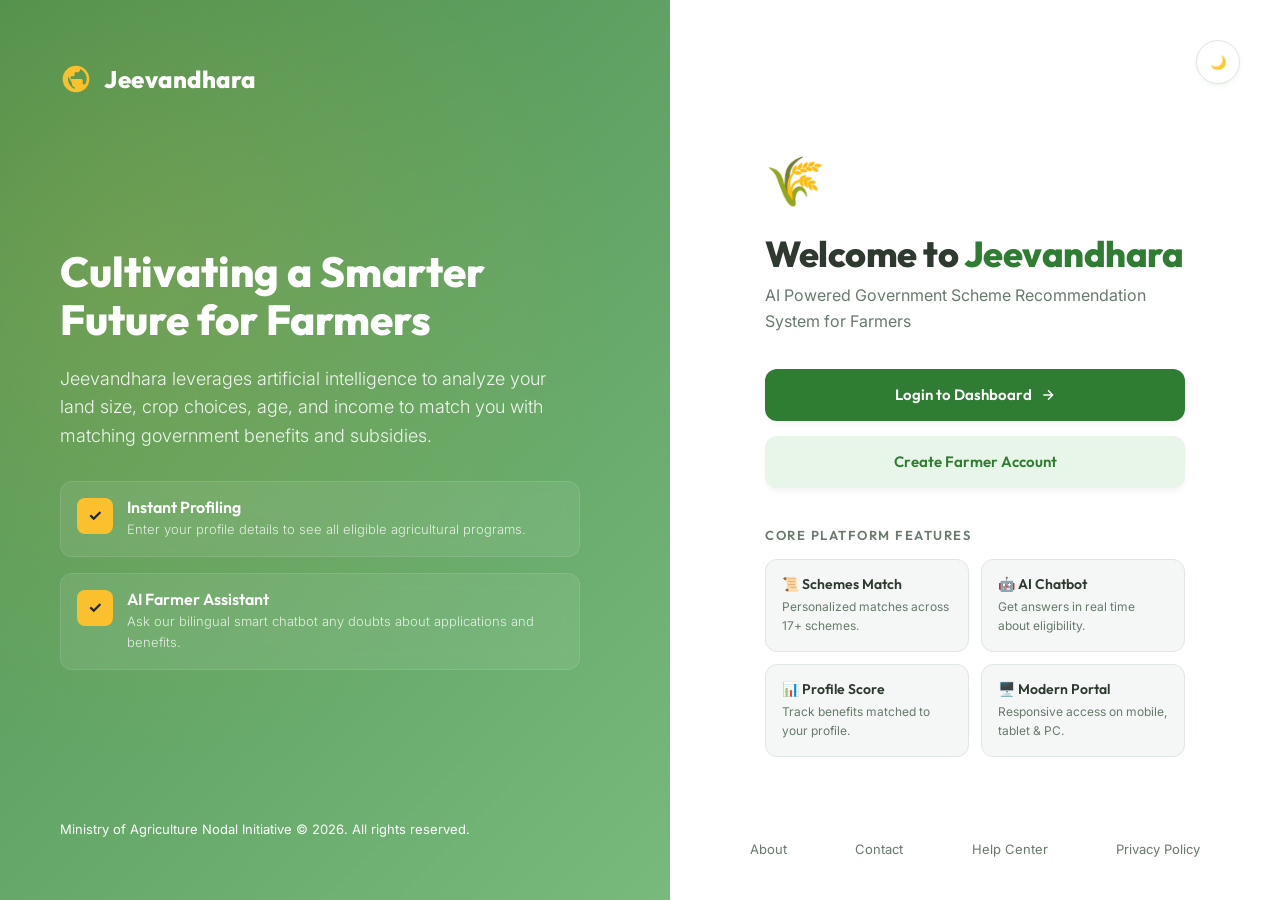
<file: frontend/index.html>
<!DOCTYPE html>
<html lang="en">
<head>
    <meta charset="UTF-8">
    <meta name="viewport" content="width=device-width, initial-scale=1.0">
    <title>Jeevandhara - AI Powered Government Scheme Recommendation System</title>
    <link rel="stylesheet" href="style.css">
</head>
<body>

    <div class="split-layout">
        
        <!-- Left Side: Visual Farmer Graphic & Badges -->
        <div class="split-left">
            <div class="left-brand">
                <svg viewBox="0 0 24 24" width="24" height="24">
                    <path d="M12 2C6.48 2 2 6.48 2 12s4.48 10 10 10 10-4.48 10-10S17.52 2 12 2zm1 17.93c-3.95-.49-7-3.85-7-7.93 0-.62.08-1.21.21-1.79L9 15v1c0 1.1.9 2 2 2v1.93zm6.9-2.54c-.26-.81-1-1.39-1.9-1.39h-1v-3c0-.55-.45-1-1-1H8v-2h2c.55 0 1-.45 1-1V7h2c1.1 0 2-.9 2-2v-.41c2.93 1.19 5 4.06 5 7.41 0 2.08-.8 3.97-2.1 5.39z"/>
                </svg>
                Jeevandhara
            </div>
            
            <div class="left-content">
                <h1>Cultivating a Smarter Future for Farmers</h1>
                <p>Jeevandhara leverages artificial intelligence to analyze your land size, crop choices, age, and income to match you with matching government benefits and subsidies.</p>
                
                <div class="left-features-list">
                    <div class="left-feature-item">
                        <div class="left-feature-icon">✓</div>
                        <div class="left-feature-text">
                            <h3>Instant Profiling</h3>
                            <p>Enter your profile details to see all eligible agricultural programs.</p>
                        </div>
                    </div>
                    <div class="left-feature-item">
                        <div class="left-feature-icon">✓</div>
                        <div class="left-feature-text">
                            <h3>AI Farmer Assistant</h3>
                            <p>Ask our bilingual smart chatbot any doubts about applications and benefits.</p>
                        </div>
                    </div>
                </div>
            </div>
            
            <div class="left-footer">
                Ministry of Agriculture Nodal Initiative &copy; 2026. All rights reserved.
            </div>
        </div>
        
        <!-- Right Side: SaaS CTAs & Core Features -->
        <div class="split-right">
            <!-- Theme Toggle & Help Header -->
            <div class="right-header">
                <div class="theme-toggle-container">
                    <button class="theme-switch" id="theme-btn" aria-label="Toggle Theme">
                        🌙
                    </button>
                </div>
            </div>
            
            <div class="right-content">
                <span class="logo-main">🌾</span>
                <h2>Welcome to <span>Jeevandhara</span></h2>
                <p class="subtitle">AI Powered Government Scheme Recommendation System for Farmers</p>
                
                <div class="landing-ctas">
                    <a href="login.html" class="btn btn-primary">
                        <span>Login to Dashboard</span>
                        <svg width="16" height="16" viewBox="0 0 24 24" fill="none" stroke="currentColor" stroke-width="2">
                            <path d="M5 12h14M12 5l7 7-7 7"/>
                        </svg>
                    </a>
                    <a href="register.html" class="btn btn-secondary">Create Farmer Account</a>
                </div>
                
                <!-- Features Grid Preview -->
                <div class="features-preview">
                    <h4>Core Platform Features</h4>
                    <div class="features-grid">
                        <div class="feature-mini-card">
                            <h5>📜 Schemes Match</h5>
                            <p>Personalized matches across 17+ schemes.</p>
                        </div>
                        <div class="feature-mini-card">
                            <h5>🤖 AI Chatbot</h5>
                            <p>Get answers in real time about eligibility.</p>
                        </div>
                        <div class="feature-mini-card">
                            <h5>📊 Profile Score</h5>
                            <p>Track benefits matched to your profile.</p>
                        </div>
                        <div class="feature-mini-card">
                            <h5>🖥️ Modern Portal</h5>
                            <p>Responsive access on mobile, tablet & PC.</p>
                        </div>
                    </div>
                </div>
            </div>
            
            <!-- Quick Links Footer -->
            <div class="right-footer-links">
                <a href="#about">About</a>
                <a href="#contact">Contact</a>
                <a href="#help">Help Center</a>
                <a href="#privacy">Privacy Policy</a>
            </div>
        </div>
        
    </div>

    <!-- Script to handle session checks and theme toggles -->
    <script src="index.js"></script>
</body>
</html>
</file>
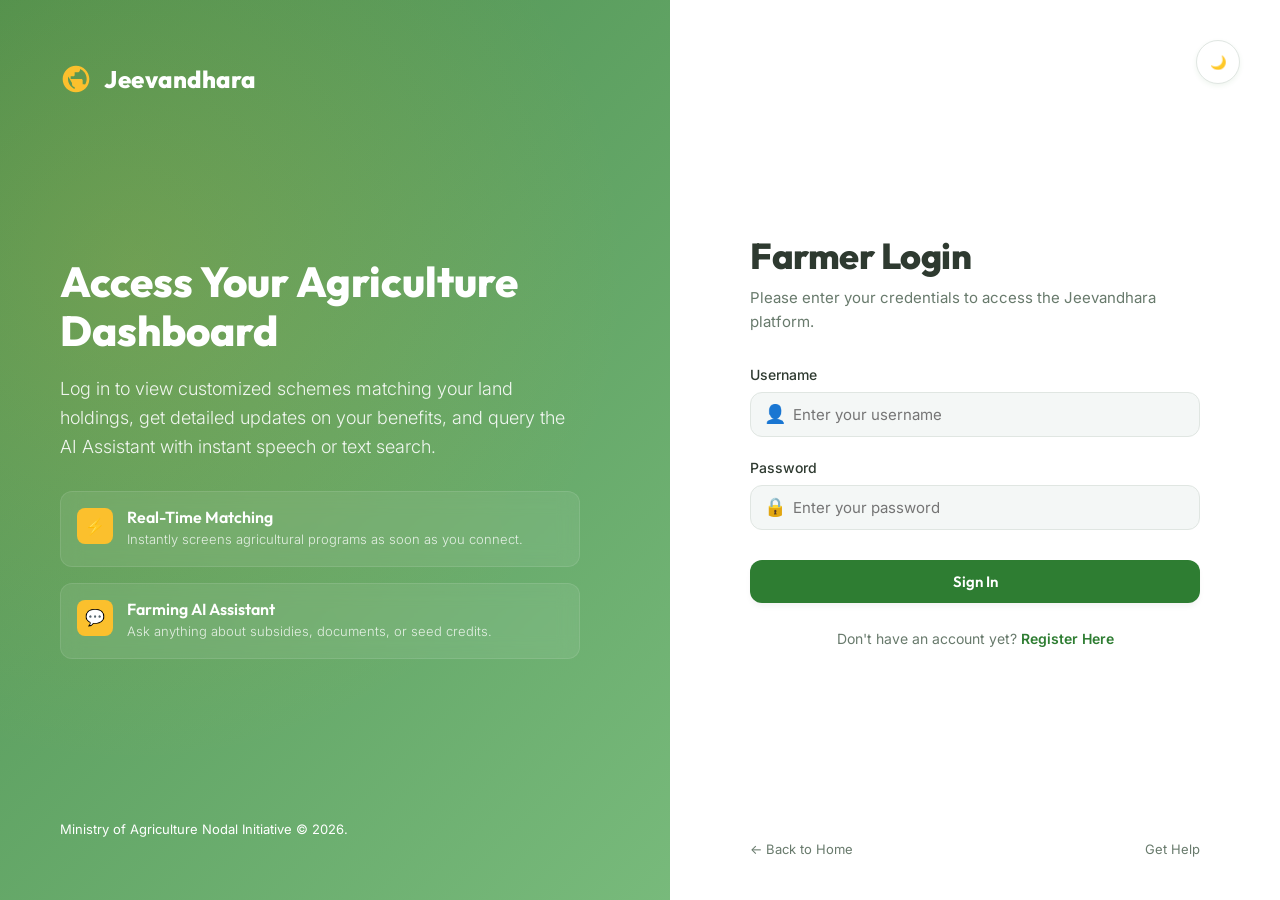
<file: frontend/dashboard.html>
<!DOCTYPE html>
<html lang="en">
<head>
    <meta charset="UTF-8">
    <meta name="viewport" content="width=device-width, initial-scale=1.0">
    <title>Dashboard - Jeevandhara</title>
    <link rel="stylesheet" href="style.css">
</head>
<body>

    <div class="dashboard-layout">
        
        <!-- Header -->
        <header class="dashboard-header">
            <div class="header-brand">
                <span style="font-size: 24px;">🌾</span>
                <span>Jeevandhara</span>
            </div>
            <div class="header-actions">
                <div class="theme-toggle-container">
                    <button class="theme-switch" id="theme-btn" aria-label="Toggle Theme">
                        🌙
                    </button>
                </div>
                <div class="user-profile-widget">
                    <div class="user-avatar" id="header-avatar">F</div>
                    <span class="user-name" id="header-user-name">Loading...</span>
                </div>
                <button onclick="logout()" class="btn btn-danger" style="padding: 8px 16px; font-size: 13px;">
                    Logout
                </button>
            </div>
        </header>

        <!-- Dashboard Grid Container -->
        <main class="dashboard-content">
            
            <!-- Left Main Column -->
            <div class="main-column">
                
                <!-- Welcome Section -->
                <section class="welcome-banner">
                    <h2>Welcome, <span id="farmer-title-name">Farmer</span>! 👨‍🌾</h2>
                    <p>Here is your smart agriculture profile summary. Keep your information updated for the best government scheme matches.</p>
                    
                    <div class="farmer-details-grid">
                        <div class="farmer-detail-item">
                            <div class="label">Full Name</div>
                            <div class="value" id="farmer-name">-</div>
                        </div>
                        <div class="farmer-detail-item">
                            <div class="label">Age</div>
                            <div class="value" id="farmer-age">-</div>
                        </div>
                        <div class="farmer-detail-item">
                            <div class="label">Annual Income</div>
                            <div class="value" id="farmer-income">-</div>
                        </div>
                        <div class="farmer-detail-item">
                            <div class="label">Land Size</div>
                            <div class="value" id="farmer-land">-</div>
                        </div>
                        <div class="farmer-detail-item">
                            <div class="label">State</div>
                            <div class="value" id="farmer-state">-</div>
                        </div>
                        <div class="farmer-detail-item">
                            <div class="label">District</div>
                            <div class="value" id="farmer-district">-</div>
                        </div>
                    </div>
                </section>

                <!-- Statistics Cards -->
                <section class="stats-container">
                    <div class="stat-box stat-eligible">
                        <div class="stat-icon">📜</div>
                        <h3 id="stat-eligible-count">0</h3>
                        <p>Eligible Schemes</p>
                    </div>
                    <div class="stat-box stat-queries">
                        <div class="stat-icon">💬</div>
                        <h3 id="stat-queries-count">0</h3>
                        <p>Queries Asked</p>
                    </div>
                    <div class="stat-box stat-benefits">
                        <div class="stat-icon">💰</div>
                        <h3 id="stat-benefits-count">0</h3>
                        <p>Benefits Listed</p>
                    </div>
                    <div class="stat-box stat-score">
                        <div class="stat-icon">📈</div>
                        <h3 id="stat-profile-score">0%</h3>
                        <p>Profile Score</p>
                    </div>
                </section>

                <!-- Recommended Schemes Section -->
                <section class="dashboard-section">
                    <div class="section-header-row">
                        <h2 class="section-title">✨ Recommended Schemes <span>For You</span></h2>
                    </div>
                    
                    <!-- Recommended Schemes Grid -->
                    <div class="scheme-grid" id="recommended-schemes-container">
                        <!-- Skeleton Loader -->
                        <div class="skeleton skeleton-card"></div>
                        <div class="skeleton skeleton-card"></div>
                        <div class="skeleton skeleton-card"></div>
                    </div>
                </section>

                <!-- View All Schemes Section -->
                <section class="dashboard-section">
                    <div class="section-header-row">
                        <h2 class="section-title">📚 Browse All Government Schemes</h2>
                        <div class="search-filter-wrapper">
                            <svg width="16" height="16" viewBox="0 0 24 24" fill="none" stroke="currentColor" stroke-width="2">
                                <circle cx="11" cy="11" r="8"/><path d="m21 21-4.3-4.3"/>
                            </svg>
                            <input type="text" class="search-input" id="search-schemes-input" placeholder="Search schemes by name or keywords..." oninput="filterAllSchemes()">
                        </div>
                    </div>
                    
                    <!-- All Schemes Grid -->
                    <div class="scheme-grid" id="all-schemes-container">
                        <div class="skeleton skeleton-card"></div>
                        <div class="skeleton skeleton-card"></div>
                        <div class="skeleton skeleton-card"></div>
                    </div>
                </section>

            </div>

        </main>

        <!-- Floating AI Chatbot Widget -->
        <div class="chatbot-wrapper" id="chatbot-wrapper">
            <!-- Collapsed state bubble -->
            <div class="chatbot-collapsed" id="chatbot-collapsed" onclick="toggleChatWindow(true)">
                <div class="chatbot-hover-badge">Hi Farmer 👋 How can I help you?</div>
                <button class="chatbot-trigger-btn">💬</button>
            </div>
            
            <!-- Open state window -->
            <div class="chatbot-window" id="chatbot-window" style="display: none;">
                <!-- Header -->
                <div class="chatbot-header">
                    <div class="chatbot-header-info">
                        <div class="chatbot-header-avatar">🤖</div>
                        <div class="chatbot-header-title">
                            <h4>Jeevandhara AI</h4>
                            <span>Online</span>
                        </div>
                    </div>
                    <div class="chatbot-header-actions">
                        <button class="chatbot-header-action-btn" onclick="toggleChatWindow(false)" title="Minimize">➖</button>
                        <button class="chatbot-header-action-btn" onclick="toggleChatWindow(false)" title="Close" style="font-weight: bold;">✕</button>
                    </div>
                </div>
                
                <!-- Chat History -->
                <div class="chatbot-messages" id="chatbot-messages">
                </div>
                
                <!-- Input bar -->
                <form id="chatbot-form" onsubmit="event.preventDefault(); sendChatMessage();" class="chatbot-input-bar">
                    <input type="text" id="chatbot-input-field" class="chatbot-input" placeholder="Type your question..." autocomplete="off">
                    <button type="submit" class="chatbot-send-btn">
                        <svg width="18" height="18" viewBox="0 0 24 24" fill="none" stroke="currentColor" stroke-width="2">
                            <path d="M22 2 11 13M22 2l-7 20-4-9-9-4 20-7z"/>
                        </svg>
                    </button>
                </form>
            </div>
        </div>

    </div>

    <!-- Notification Toast Container -->
    <div class="toast-container" id="toast-container"></div>

    <script src="dashboard.js"></script>
</body>
</html>
</file>
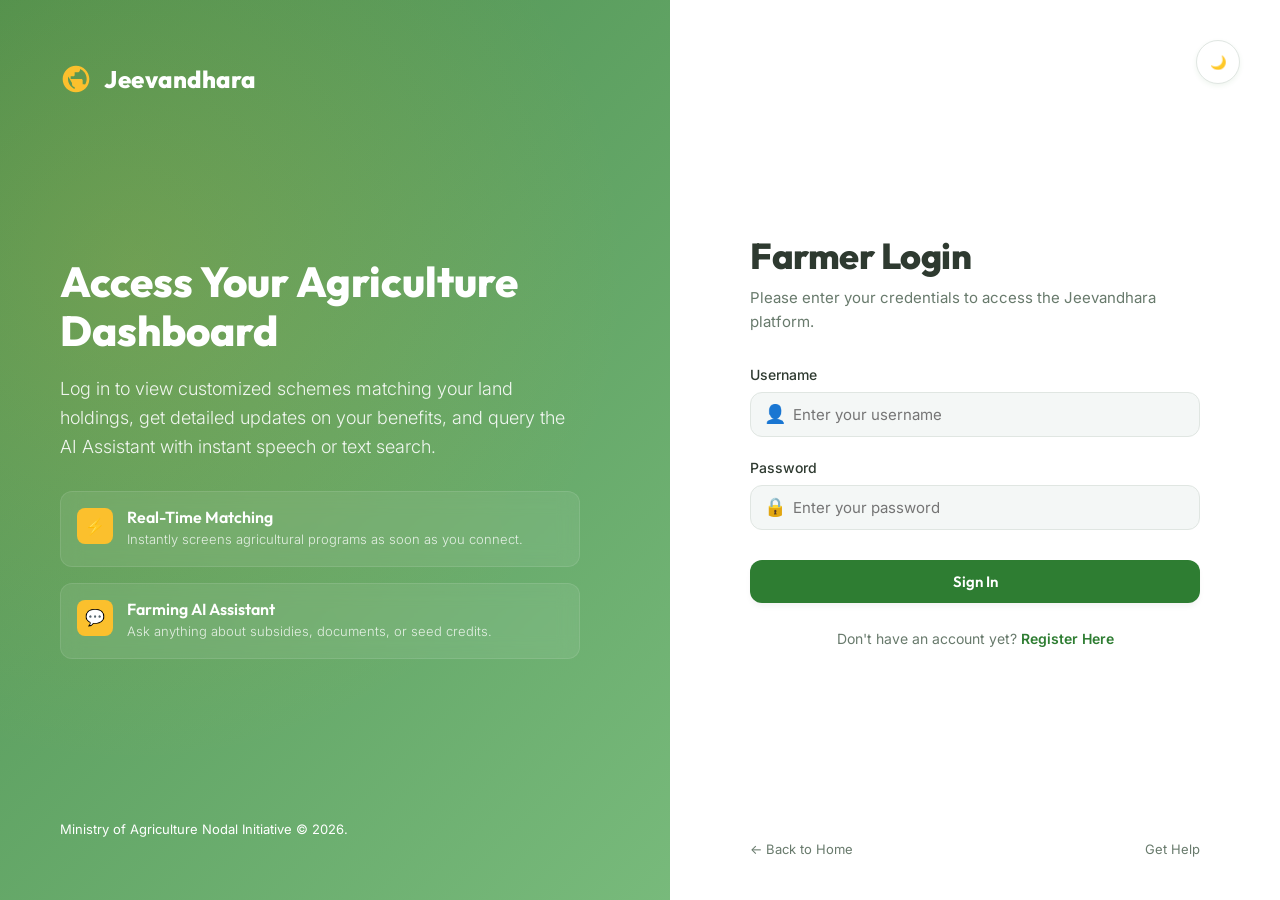
<file: frontend/login.html>
<!DOCTYPE html>
<html lang="en">
<head>
    <meta charset="UTF-8">
    <meta name="viewport" content="width=device-width, initial-scale=1.0">
    <title>Farmer Login - Jeevandhara</title>
    <link rel="stylesheet" href="style.css">
</head>
<body>

    <div class="split-layout">
        
        <!-- Left panel layout -->
        <div class="split-left">
            <div class="left-brand">
                <svg viewBox="0 0 24 24" width="24" height="24">
                    <path d="M12 2C6.48 2 2 6.48 2 12s4.48 10 10 10 10-4.48 10-10S17.52 2 12 2zm1 17.93c-3.95-.49-7-3.85-7-7.93 0-.62.08-1.21.21-1.79L9 15v1c0 1.1.9 2 2 2v1.93zm6.9-2.54c-.26-.81-1-1.39-1.9-1.39h-1v-3c0-.55-.45-1-1-1H8v-2h2c.55 0 1-.45 1-1V7h2c1.1 0 2-.9 2-2v-.41c2.93 1.19 5 4.06 5 7.41 0 2.08-.8 3.97-2.1 5.39z"/>
                </svg>
                Jeevandhara
            </div>
            
            <div class="left-content">
                <h1>Access Your Agriculture Dashboard</h1>
                <p>Log in to view customized schemes matching your land holdings, get detailed updates on your benefits, and query the AI Assistant with instant speech or text search.</p>
                
                <div class="left-features-list">
                    <div class="left-feature-item">
                        <div class="left-feature-icon">⚡</div>
                        <div class="left-feature-text">
                            <h3>Real-Time Matching</h3>
                            <p>Instantly screens agricultural programs as soon as you connect.</p>
                        </div>
                    </div>
                    <div class="left-feature-item">
                        <div class="left-feature-icon">💬</div>
                        <div class="left-feature-text">
                            <h3>Farming AI Assistant</h3>
                            <p>Ask anything about subsidies, documents, or seed credits.</p>
                        </div>
                    </div>
                </div>
            </div>
            
            <div class="left-footer">
                Ministry of Agriculture Nodal Initiative &copy; 2026.
            </div>
        </div>
        
        <!-- Right panel form -->
        <div class="split-right">
            <div class="right-header">
                <button class="theme-switch" id="theme-btn" aria-label="Toggle Theme">
                    🌙
                </button>
            </div>
            
            <div class="right-content auth-container">
                <h2 class="auth-card-title">Farmer Login</h2>
                <p class="auth-card-sub">Please enter your credentials to access the Jeevandhara platform.</p>
                
                <form onsubmit="event.preventDefault(); login();">
                    
                    <div class="form-group">
                        <label for="username">Username</label>
                        <div class="input-container">
                            <span class="input-icon">👤</span>
                            <input type="text" id="username" class="form-control" placeholder="Enter your username" required>
                        </div>
                    </div>

                    <div class="form-group">
                        <label for="password">Password</label>
                        <div class="input-container">
                            <span class="input-icon">🔒</span>
                            <input type="password" id="password" class="form-control" placeholder="Enter your password" required>
                        </div>
                    </div>

                    <button type="submit" id="submit-btn" class="btn btn-primary" style="width: 100%; margin-top: 10px;">
                        <span>Sign In</span>
                    </button>
                </form>
                
                <p class="auth-footer-text">Don't have an account yet? <a href="register.html">Register Here</a></p>
                <div id="msg" style="color: var(--danger); text-align: center; margin-top: 15px; font-weight: 500;"></div>
            </div>
            
            <div class="right-footer-links" style="left: 80px; right: 80px;">
                <a href="index.html">← Back to Home</a>
                <a href="#help">Get Help</a>
            </div>
        </div>
        
    </div>

    <!-- Toast container for notifications -->
    <div class="toast-container" id="toast-container"></div>

    <script src="login.js"></script>
</body>
</html>
</file>
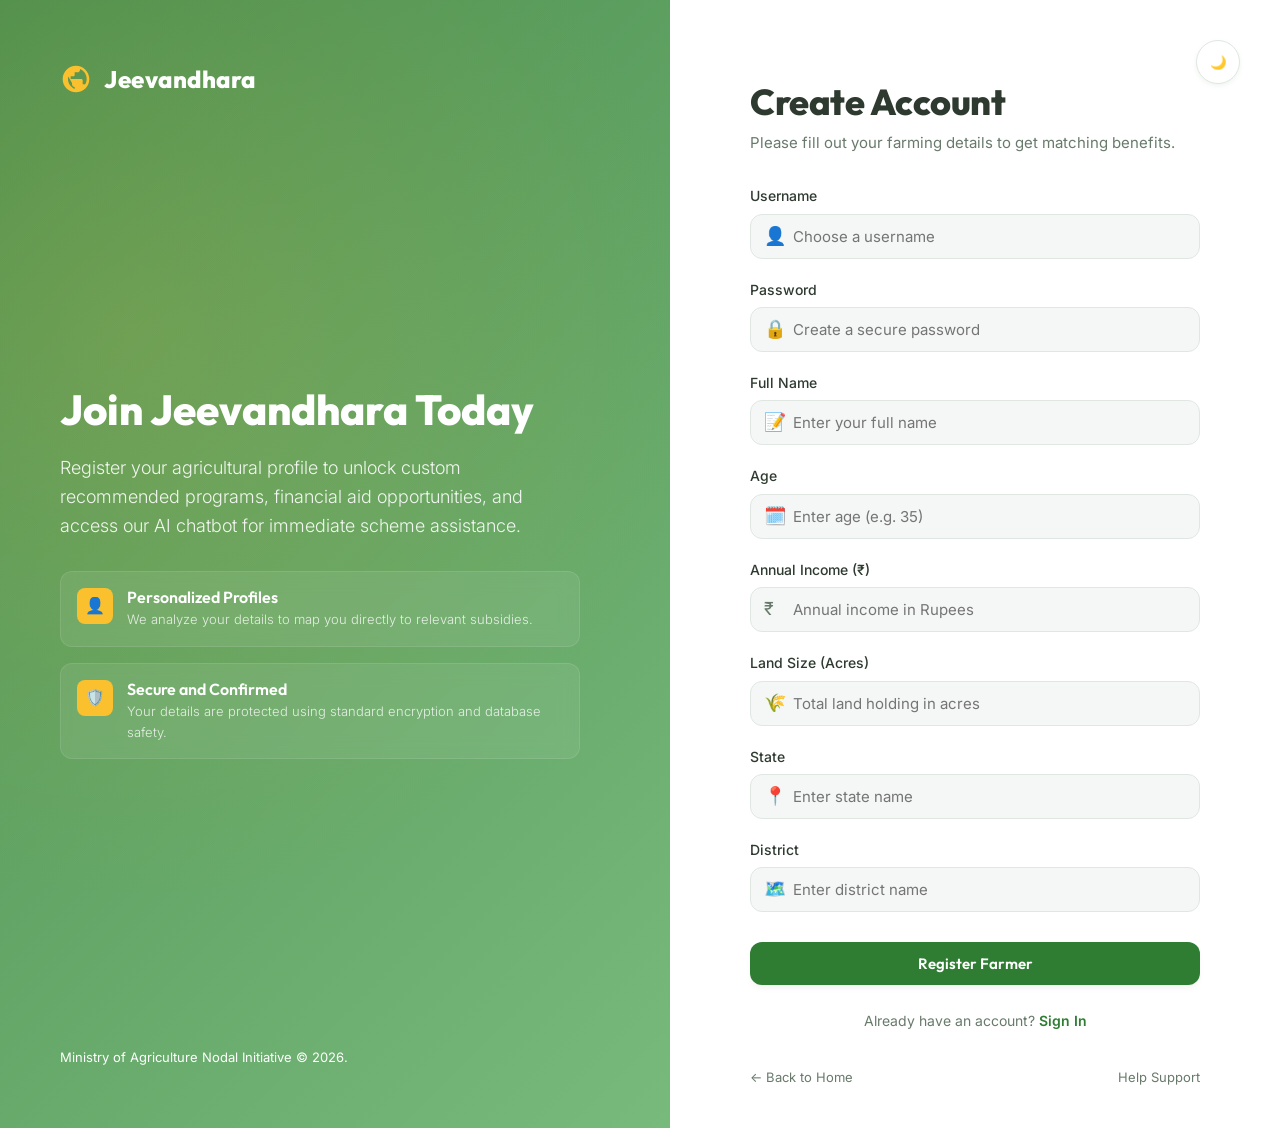
<file: frontend/register.html>
<!DOCTYPE html>
<html lang="en">
<head>
    <meta charset="UTF-8">
    <meta name="viewport" content="width=device-width, initial-scale=1.0">
    <title>Farmer Registration - Jeevandhara</title>
    <link rel="stylesheet" href="style.css">
</head>
<body>

    <div class="split-layout">
        
        <!-- Left panel details -->
        <div class="split-left">
            <div class="left-brand">
                <svg viewBox="0 0 24 24" width="24" height="24">
                    <path d="M12 2C6.48 2 2 6.48 2 12s4.48 10 10 10 10-4.48 10-10S17.52 2 12 2zm1 17.93c-3.95-.49-7-3.85-7-7.93 0-.62.08-1.21.21-1.79L9 15v1c0 1.1.9 2 2 2v1.93zm6.9-2.54c-.26-.81-1-1.39-1.9-1.39h-1v-3c0-.55-.45-1-1-1H8v-2h2c.55 0 1-.45 1-1V7h2c1.1 0 2-.9 2-2v-.41c2.93 1.19 5 4.06 5 7.41 0 2.08-.8 3.97-2.1 5.39z"/>
                </svg>
                Jeevandhara
            </div>
            
            <div class="left-content">
                <h1>Join Jeevandhara Today</h1>
                <p>Register your agricultural profile to unlock custom recommended programs, financial aid opportunities, and access our AI chatbot for immediate scheme assistance.</p>
                
                <div class="left-features-list">
                    <div class="left-feature-item">
                        <div class="left-feature-icon">👤</div>
                        <div class="left-feature-text">
                            <h3>Personalized Profiles</h3>
                            <p>We analyze your details to map you directly to relevant subsidies.</p>
                        </div>
                    </div>
                    <div class="left-feature-item">
                        <div class="left-feature-icon">🛡️</div>
                        <div class="left-feature-text">
                            <h3>Secure and Confirmed</h3>
                            <p>Your details are protected using standard encryption and database safety.</p>
                        </div>
                    </div>
                </div>
            </div>
            
            <div class="left-footer">
                Ministry of Agriculture Nodal Initiative &copy; 2026.
            </div>
        </div>
        
        <!-- Right panel form -->
        <div class="split-right">
            <div class="right-header">
                <button class="theme-switch" id="theme-btn" aria-label="Toggle Theme">
                    🌙
                </button>
            </div>
            
            <div class="right-content auth-container">
                <!-- Success State Overlay (Hidden by Default) -->
                <div id="success-overlay" style="display: none; text-align: center;">
                    <div class="success-checkmark">
                        <svg viewBox="0 0 52 52">
                            <circle cx="26" cy="26" r="25" fill="none"/>
                            <path d="M14.1 27.2l7.1 7.2 16.7-16.8"/>
                        </svg>
                    </div>
                    <h2 style="color: var(--primary); margin-bottom: 10px;">Registration Successful!</h2>
                    <p class="subtitle">Welcome to the future of smart agriculture. Redirecting you to Login...</p>
                </div>

                <!-- Registration Form Panel -->
                <div id="register-form-panel">
                    <h2 class="auth-card-title">Create Account</h2>
                    <p class="auth-card-sub">Please fill out your farming details to get matching benefits.</p>
                    
                    <form id="register-form" onsubmit="event.preventDefault(); register();">
                        
                        <!-- Row 1: Credentials -->
                        <div class="form-group">
                            <label for="username">Username</label>
                            <div class="input-container">
                                <span class="input-icon">👤</span>
                                <input type="text" id="username" class="form-control" placeholder="Choose a username" required>
                            </div>
                        </div>

                        <div class="form-group">
                            <label for="password">Password</label>
                            <div class="input-container">
                                <span class="input-icon">🔒</span>
                                <input type="password" id="password" class="form-control" placeholder="Create a secure password" required>
                            </div>
                        </div>

                        <!-- Row 2: Personal Info -->
                        <div class="form-group">
                            <label for="name">Full Name</label>
                            <div class="input-container">
                                <span class="input-icon">📝</span>
                                <input type="text" id="name" class="form-control" placeholder="Enter your full name" required>
                            </div>
                        </div>

                        <div class="form-group">
                            <label for="age">Age</label>
                            <div class="input-container">
                                <span class="input-icon">🗓️</span>
                                <input type="number" id="age" class="form-control" placeholder="Enter age (e.g. 35)" min="10" max="120" required>
                            </div>
                        </div>

                        <!-- Row 3: Farming Stats -->
                        <div class="form-group">
                            <label for="income">Annual Income (₹)</label>
                            <div class="input-container">
                                <span class="input-icon">₹</span>
                                <input type="number" id="income" class="form-control" placeholder="Annual income in Rupees" min="0" required>
                            </div>
                        </div>

                        <div class="form-group">
                            <label for="land_size">Land Size (Acres)</label>
                            <div class="input-container">
                                <span class="input-icon">🌾</span>
                                <input type="number" id="land_size" class="form-control" placeholder="Total land holding in acres" step="0.01" min="0" required>
                            </div>
                        </div>

                        <!-- Row 4: Geography -->
                        <div class="form-group">
                            <label for="state">State</label>
                            <div class="input-container">
                                <span class="input-icon">📍</span>
                                <input type="text" id="state" class="form-control" placeholder="Enter state name" required>
                            </div>
                        </div>

                        <div class="form-group">
                            <label for="district">District</label>
                            <div class="input-container">
                                <span class="input-icon">🗺️</span>
                                <input type="text" id="district" class="form-control" placeholder="Enter district name" required>
                            </div>
                        </div>

                        <button type="submit" id="submit-btn" class="btn btn-primary" style="width: 100%; margin-top: 10px;">
                            <span>Register Farmer</span>
                        </button>
                    </form>
                    
                    <p class="auth-footer-text">Already have an account? <a href="login.html">Sign In</a></p>
                    <div id="msg" style="color: var(--danger); text-align: center; margin-top: 15px; font-weight: 500;"></div>
                </div>
            </div>
            
            <div class="right-footer-links" style="left: 80px; right: 80px;">
                <a href="index.html">← Back to Home</a>
                <a href="#help">Help Support</a>
            </div>
        </div>
        
    </div>

    <!-- Toast container for notifications -->
    <div class="toast-container" id="toast-container"></div>

    <script src="register.js"></script>
</body>
</html>
</file>
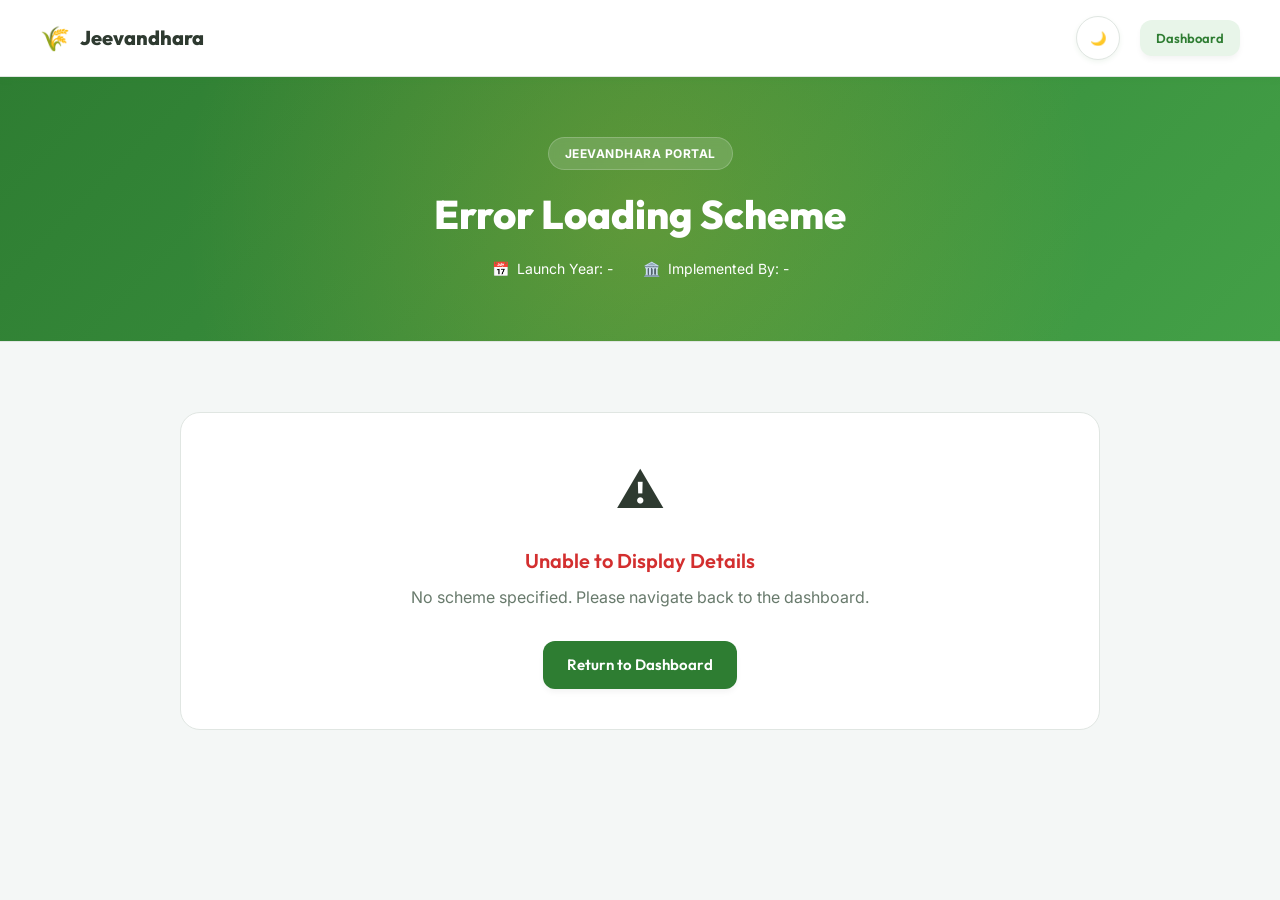
<file: frontend/scheme.html>
<!DOCTYPE html>
<html lang="en">
<head>
    <meta charset="UTF-8">
    <meta name="viewport" content="width=device-width, initial-scale=1.0">
    <title>Scheme Details - Jeevandhara</title>
    <link rel="stylesheet" href="style.css">
</head>
<body>

    <!-- Header / Nav -->
    <header class="dashboard-header">
        <div class="header-brand">
            <span style="font-size: 24px;">🌾</span>
            <span>Jeevandhara</span>
        </div>
        <div class="header-actions">
            <button class="theme-switch" id="theme-btn" aria-label="Toggle Theme">
                🌙
            </button>
            <a href="dashboard.html" class="btn btn-secondary" style="padding: 8px 16px; font-size: 13px;">
                Dashboard
            </a>
        </div>
    </header>

    <!-- Scheme Hero Section -->
    <section class="scheme-hero">
        <div class="scheme-hero-content">
            <span class="scheme-dept-tag" id="scheme-dept">Loading Department...</span>
            <h1 id="scheme-title">Loading Scheme Name...</h1>
            <p class="scheme-hero-tagline" id="scheme-tagline">Loading tagline description...</p>
            
            <div class="scheme-hero-meta">
                <div class="scheme-hero-meta-item">
                    <span>📅</span>
                    <span id="scheme-year">Launch Year: -</span>
                </div>
                <div class="scheme-hero-meta-item">
                    <span>🏛️</span>
                    <span id="scheme-implementor">Implemented By: -</span>
                </div>
            </div>
        </div>
    </section>

    <!-- Scheme Content Details -->
    <main class="scheme-detail-container">
        
        <!-- Navigation Row -->
        <div class="detail-nav-bar">
            <a href="dashboard.html" class="btn btn-secondary">
                ← Back to Dashboard
            </a>
            <a href="#" target="_blank" id="scheme-web-link" class="btn btn-primary">
                <span>Visit Official Website</span>
                <svg width="14" height="14" viewBox="0 0 24 24" fill="none" stroke="currentColor" stroke-width="2">
                    <path d="M18 13v6a2 2 0 0 1-2 2H5a2 2 0 0 1-2-2V8a2 2 0 0 1 2-2h6M15 3h6v6M10 14 21 3"/>
                </svg>
            </a>
        </div>

        <!-- Section 1: Overview -->
        <section class="scheme-section-card">
            <h2>📝 Overview</h2>
            <p id="scheme-overview" style="font-size: 15px; color: var(--text-main); line-height: 1.7;">Loading overview details...</p>
        </section>

        <!-- Section 2: Benefits & Subsidies -->
        <section class="scheme-section-card">
            <h2>💰 Benefits & Subsidies</h2>
            <div id="scheme-benefits-money" style="margin-bottom: 20px; font-weight: 500; font-size: 15px;"></div>
            <ul class="list-checklist" id="scheme-benefits-list">
                <!-- Dynamic benefits list -->
            </ul>
        </section>

        <!-- Section 3: Eligibility Rules -->
        <section class="scheme-section-card">
            <h2>👨‍🌾 Eligibility Criteria</h2>
            <div id="scheme-eligibility-limits" style="display: flex; gap: 15px; flex-wrap: wrap; margin-bottom: 20px;">
                <!-- Dynamic age, land limits info badges -->
            </div>
            <ul class="list-checklist" id="scheme-eligibility-list">
                <!-- Dynamic eligibility list -->
            </ul>
        </section>

        <!-- Section 4: Required Documents -->
        <section class="scheme-section-card">
            <h2>📂 Required Documents Checklist</h2>
            <ul class="list-checklist" id="scheme-documents-list" style="display: grid; grid-template-columns: 1fr 1fr; gap: 10px;">
                <!-- Dynamic documents list -->
            </ul>
        </section>

        <!-- Section 5: Application Process -->
        <section class="scheme-section-card">
            <h2>🚜 Step-by-Step Application Process</h2>
            <ol class="list-numbered" id="scheme-process-list">
                <!-- Dynamic application process steps -->
            </ol>
        </section>

        <!-- Section 6: Important Dates -->
        <section class="scheme-section-card">
            <h2>📅 Important Dates & Deadlines</h2>
            <p id="scheme-dates" style="font-size: 15px; color: var(--text-main);">Loading timelines...</p>
        </section>

        <!-- Section 7: FAQs -->
        <section class="scheme-section-card">
            <h2>❓ Frequently Asked Questions</h2>
            <div class="faq-list" id="scheme-faq-container">
                <!-- Dynamic FAQs list -->
            </div>
        </section>

        <!-- Bottom Navigation -->
        <div style="text-align: center; margin-top: 20px; margin-bottom: 40px;">
            <a href="dashboard.html" class="btn btn-secondary" style="padding: 12px 30px;">
                ← Back to Dashboard
            </a>
        </div>

    </main>

    <script src="scheme.js"></script>
</body>
</html>
</file>
<file: frontend/style.css>
@import url('https://fonts.googleapis.com/css2?family=Inter:wght@300;400;500;600;700&family=Outfit:wght@400;500;600;700;800&display=swap');

:root {
  /* Light Mode Palette */
  --primary: #2E7D32;
  --primary-hover: #1b5e20;
  --primary-light: #E8F5E9;
  --secondary: #43A047;
  --accent: #FBC02D;
  --accent-hover: #F9A825;
  --bg-app: #F4F7F6;
  --bg-card: #FFFFFF;
  --text-main: #2E3A30;
  --text-sub: #687A6C;
  --border: #E0E6E2;
  --shadow: rgba(46, 125, 50, 0.08);
  --shadow-hover: rgba(46, 125, 50, 0.16);
  --glass-bg: rgba(255, 255, 255, 0.75);
  --glass-border: rgba(255, 255, 255, 0.5);
  --white: #FFFFFF;
  --danger: #D32F2F;
  --danger-hover: #C62828;
  --info: #0288D1;
  --success: #2E7D32;
  
  --font-title: 'Outfit', -apple-system, BlinkMacSystemFont, "Segoe UI", Roboto, sans-serif;
  --font-body: 'Inter', -apple-system, BlinkMacSystemFont, "Segoe UI", Roboto, sans-serif;
  --radius-sm: 8px;
  --radius-md: 12px;
  --radius-lg: 20px;
  --radius-full: 9999px;
  --transition: all 0.3s cubic-bezier(0.4, 0, 0.2, 1);
}

body.dark-mode {
  /* Dark Mode Palette */
  --bg-app: #0F1411;
  --bg-card: #18201B;
  --primary-light: #1E2E23;
  --text-main: #E2E8E4;
  --text-sub: #90A095;
  --border: #2A362E;
  --shadow: rgba(0, 0, 0, 0.25);
  --shadow-hover: rgba(46, 125, 50, 0.25);
  --glass-bg: rgba(24, 32, 27, 0.8);
  --glass-border: rgba(255, 255, 255, 0.05);
}

* {
  box-sizing: border-box;
  margin: 0;
  padding: 0;
}

body {
  font-family: var(--font-body);
  background-color: var(--bg-app);
  color: var(--text-main);
  line-height: 1.6;
  min-height: 100vh;
  transition: background-color 0.3s ease, color 0.3s ease;
  overflow-x: hidden;
}

/* Typography */
h1, h2, h3, h4, h5, h6 {
  font-family: var(--font-title);
  font-weight: 600;
  color: var(--text-main);
  line-height: 1.2;
}

a {
  color: var(--primary);
  text-decoration: none;
  transition: var(--transition);
}

a:hover {
  color: var(--secondary);
}

/* Scrollbar */
::-webkit-scrollbar {
  width: 8px;
  height: 8px;
}
::-webkit-scrollbar-track {
  background: var(--bg-app);
}
::-webkit-scrollbar-thumb {
  background: var(--border);
  border-radius: var(--radius-sm);
}
::-webkit-scrollbar-thumb:hover {
  background: var(--text-sub);
}

/* Common Layout Components */
.btn {
  display: inline-flex;
  align-items: center;
  justify-content: center;
  gap: 8px;
  font-family: var(--font-title);
  font-weight: 600;
  font-size: 15px;
  padding: 12px 24px;
  border-radius: var(--radius-md);
  border: none;
  cursor: pointer;
  transition: var(--transition);
  outline: none;
  box-shadow: 0 4px 6px -1px rgba(0,0,0,0.05);
}

.btn-primary {
  background-color: var(--primary);
  color: var(--white);
}

.btn-primary:hover {
  background-color: var(--primary-hover);
  transform: translateY(-2px);
  box-shadow: 0 10px 15px -3px var(--shadow-hover);
}

.btn-secondary {
  background-color: var(--primary-light);
  color: var(--primary);
}

.btn-secondary:hover {
  background-color: var(--primary);
  color: var(--white);
  transform: translateY(-2px);
}

.btn-accent {
  background-color: var(--accent);
  color: #1C2833;
}

.btn-accent:hover {
  background-color: var(--accent-hover);
  transform: translateY(-2px);
}

.btn-danger {
  background-color: var(--danger);
  color: var(--white);
}

.btn-danger:hover {
  background-color: var(--danger-hover);
  transform: translateY(-2px);
}

.btn-icon {
  width: 42px;
  height: 42px;
  padding: 0;
  border-radius: var(--radius-full);
}

/* Theme Toggle */
.theme-toggle-container {
  display: flex;
  align-items: center;
}

.theme-switch {
  cursor: pointer;
  display: flex;
  align-items: center;
  justify-content: center;
  width: 44px;
  height: 44px;
  border-radius: var(--radius-full);
  background: var(--bg-card);
  border: 1px solid var(--border);
  box-shadow: 0 2px 5px var(--shadow);
  color: var(--text-main);
  transition: var(--transition);
}

.theme-switch:hover {
  background: var(--primary-light);
  color: var(--primary);
  transform: rotate(15deg);
}

/* Form Styling */
.form-group {
  margin-bottom: 20px;
  position: relative;
  width: 100%;
}

.form-group label {
  display: block;
  font-size: 14px;
  font-weight: 500;
  margin-bottom: 6px;
  color: var(--text-main);
}

.input-container {
  position: relative;
  display: flex;
  align-items: center;
}

.input-icon {
  position: absolute;
  left: 14px;
  color: var(--text-sub);
  pointer-events: none;
  font-size: 18px;
  display: flex;
  align-items: center;
}

.form-control {
  width: 100%;
  padding: 12px 16px 12px 42px;
  font-family: var(--font-body);
  font-size: 15px;
  background-color: var(--bg-app);
  color: var(--text-main);
  border: 1px solid var(--border);
  border-radius: var(--radius-md);
  transition: var(--transition);
  outline: none;
}

.form-control:focus {
  border-color: var(--primary);
  box-shadow: 0 0 0 3px var(--primary-light);
  background-color: var(--bg-card);
}

/* Landing Page (`index.html`) Styling */
.split-layout {
  display: flex;
  min-height: 100vh;
  width: 100%;
}

.split-left {
  flex: 1.1;
  position: relative;
  animation: landingPanelFromLeft 700ms cubic-bezier(0.2, 0.7, 0.2, 1) both;
  background: linear-gradient(135deg, rgba(46, 125, 50, 0.85), rgba(67, 160, 71, 0.7)), 
              url('https://images.unsplash.com/photo-1500937386664-56d1dfef3854?q=80&w=1470&auto=format&fit=crop') no-repeat center center/cover;
  display: flex;
  flex-direction: column;
  justify-content: space-between;
  padding: 60px;
  color: var(--white);
  overflow: hidden;
}

.split-left::after {
  content: '';
  position: absolute;
  top: 0;
  left: 0;
  right: 0;
  bottom: 0;
  background: radial-gradient(circle at 20% 30%, rgba(251, 192, 45, 0.15), transparent 60%);
  pointer-events: none;
}

.left-brand {
  display: flex;
  align-items: center;
  gap: 12px;
  font-family: var(--font-title);
  font-size: 24px;
  font-weight: 800;
  letter-spacing: 0.5px;
  z-index: 10;
  animation: landingReveal 600ms 120ms cubic-bezier(0.2, 0.7, 0.2, 1) both;
}

.left-brand svg {
  fill: var(--accent);
  width: 32px;
  height: 32px;
}

.left-content {
  z-index: 10;
  max-width: 520px;
  animation: landingReveal 650ms 220ms cubic-bezier(0.2, 0.7, 0.2, 1) both;
}

.left-content h1 {
  font-size: 42px;
  font-weight: 800;
  color: var(--white);
  margin-bottom: 20px;
  line-height: 1.15;
}

.left-content p {
  font-size: 18px;
  opacity: 0.9;
  margin-bottom: 30px;
  font-weight: 300;
}

.left-features-list {
  display: flex;
  flex-direction: column;
  gap: 16px;
  margin-top: 10px;
}

.left-feature-item {
  display: flex;
  align-items: flex-start;
  gap: 14px;
  background: rgba(255, 255, 255, 0.08);
  backdrop-filter: blur(10px);
  -webkit-backdrop-filter: blur(10px);
  padding: 16px;
  border-radius: var(--radius-md);
  border: 1px solid rgba(255, 255, 255, 0.1);
  transition: var(--transition);
  animation: landingReveal 550ms 380ms cubic-bezier(0.2, 0.7, 0.2, 1) both;
}

.left-feature-item:nth-child(2) {
  animation-delay: 500ms;
}

.left-feature-item:hover {
  transform: translateX(8px);
  background: rgba(255, 255, 255, 0.14);
}

.left-feature-icon {
  background: var(--accent);
  color: #1C2833;
  width: 36px;
  height: 36px;
  border-radius: var(--radius-sm);
  display: flex;
  align-items: center;
  justify-content: center;
  font-weight: bold;
  flex-shrink: 0;
}

.left-feature-text h3 {
  color: var(--white);
  font-size: 16px;
  margin-bottom: 2px;
}

.left-feature-text p {
  font-size: 13px;
  margin-bottom: 0;
  opacity: 0.8;
}

.left-footer {
  z-index: 10;
  font-size: 13px;
  opacity: 0.7;
  animation: landingReveal 550ms 500ms cubic-bezier(0.2, 0.7, 0.2, 1) both;
}

.split-right {
  flex: 0.9;
  animation: landingPanelFromRight 700ms cubic-bezier(0.2, 0.7, 0.2, 1) both;
  background-color: var(--bg-card);
  display: flex;
  flex-direction: column;
  justify-content: center;
  padding: 80px;
  position: relative;
  transition: var(--transition);
}

.right-header {
  position: absolute;
  top: 40px;
  right: 40px;
  display: flex;
  align-items: center;
  gap: 20px;
  animation: landingReveal 550ms 180ms cubic-bezier(0.2, 0.7, 0.2, 1) both;
}

.right-content {
  max-width: 420px;
  margin: 0 auto;
  width: 100%;
}

.logo-main {
  font-size: 48px;
  margin-bottom: 12px;
  display: inline-block;
  animation: float 4s ease-in-out infinite;
}

.right-content h2 {
  font-size: 36px;
  font-weight: 800;
  margin-bottom: 8px;
  letter-spacing: -0.5px;
  animation: landingReveal 550ms 180ms cubic-bezier(0.2, 0.7, 0.2, 1) both;
}

.right-content h2 span {
  color: var(--primary);
}

.right-content .subtitle {
  color: var(--text-sub);
  font-size: 16px;
  margin-bottom: 35px;
  animation: landingReveal 550ms 260ms cubic-bezier(0.2, 0.7, 0.2, 1) both;
}

.landing-ctas {
  display: flex;
  flex-direction: column;
  gap: 15px;
  margin-bottom: 40px;
  animation: landingReveal 550ms 340ms cubic-bezier(0.2, 0.7, 0.2, 1) both;
}

.landing-ctas .btn {
  width: 100%;
  padding: 14px;
}

/* Features grid details for Landing Page */
.features-preview {
  margin-top: 40px;
  animation: landingReveal 550ms 420ms cubic-bezier(0.2, 0.7, 0.2, 1) both;
}

.features-preview h4 {
  font-size: 13px;
  text-transform: uppercase;
  letter-spacing: 1.5px;
  color: var(--text-sub);
  margin-bottom: 15px;
}

.features-grid {
  display: grid;
  grid-template-columns: 1fr 1fr;
  gap: 12px;
}

.feature-mini-card {
  background: var(--bg-app);
  border: 1px solid var(--border);
  border-radius: var(--radius-md);
  padding: 16px;
  transition: var(--transition);
  animation: landingReveal 500ms 520ms cubic-bezier(0.2, 0.7, 0.2, 1) both;
}

.feature-mini-card:nth-child(2) {
  animation-delay: 590ms;
}

.feature-mini-card:nth-child(3) {
  animation-delay: 660ms;
}

.feature-mini-card:nth-child(4) {
  animation-delay: 730ms;
}

.feature-mini-card:hover {
  border-color: var(--primary);
  background: var(--bg-card);
  box-shadow: 0 4px 12px var(--shadow);
  transform: translateY(-3px);
}

.feature-mini-card h5 {
  font-size: 14px;
  margin-bottom: 4px;
}

.feature-mini-card p {
  font-size: 12px;
  color: var(--text-sub);
}

.right-footer-links {
  position: absolute;
  bottom: 40px;
  left: 80px;
  right: 80px;
  display: flex;
  justify-content: space-between;
  font-size: 13px;
  color: var(--text-sub);
  animation: landingReveal 550ms 520ms cubic-bezier(0.2, 0.7, 0.2, 1) both;
}

.right-footer-links a {
  color: var(--text-sub);
}

.right-footer-links a:hover {
  color: var(--primary);
}

/* Register / Login Page Layout adjustment */
.auth-container {
  max-width: 520px;
}

.auth-card-title {
  font-size: 32px;
  font-weight: 800;
  margin-bottom: 8px;
}

.auth-card-sub {
  color: var(--text-sub);
  font-size: 15px;
  margin-bottom: 30px;
}

.auth-footer-text {
  text-align: center;
  margin-top: 25px;
  font-size: 14px;
  color: var(--text-sub);
}

.auth-footer-text a {
  font-weight: 600;
}

/* Spinner Loader */
.spinner {
  display: inline-block;
  width: 18px;
  height: 18px;
  border: 2px solid rgba(255,255,255,0.3);
  border-radius: 50%;
  border-top-color: var(--white);
  animation: spin 0.8s ease-in-out infinite;
}

.btn-secondary .spinner {
  border: 2px solid rgba(46,125,50,0.2);
  border-top-color: var(--primary);
}

/* Success Check Animation */
.success-checkmark {
  width: 80px;
  height: 80px;
  margin: 0 auto 20px;
  display: flex;
  align-items: center;
  justify-content: center;
  background-color: var(--primary-light);
  border-radius: var(--radius-full);
}

.success-checkmark svg {
  width: 48px;
  height: 48px;
  stroke: var(--primary);
  stroke-width: 4;
  fill: none;
  stroke-dasharray: 100;
  stroke-dashoffset: 100;
  animation: dash 0.8s ease-in-out forwards;
}

/* Dashboard (`dashboard.html`) Styling */
.dashboard-layout {
  display: flex;
  flex-direction: column;
  min-height: 100vh;
}

.dashboard-header {
  background-color: var(--bg-card);
  border-bottom: 1px solid var(--border);
  padding: 16px 40px;
  display: flex;
  align-items: center;
  justify-content: space-between;
  position: sticky;
  top: 0;
  z-index: 100;
  box-shadow: 0 4px 6px -1px var(--shadow);
  transition: var(--transition);
}

.header-brand {
  display: flex;
  align-items: center;
  gap: 10px;
  font-family: var(--font-title);
  font-size: 20px;
  font-weight: 800;
}

.header-brand svg {
  fill: var(--primary);
  width: 28px;
  height: 28px;
}

.header-actions {
  display: flex;
  align-items: center;
  gap: 20px;
}

.user-profile-widget {
  display: flex;
  align-items: center;
  gap: 12px;
  padding: 6px 16px;
  background-color: var(--bg-app);
  border: 1px solid var(--border);
  border-radius: var(--radius-full);
}

.user-avatar {
  background: linear-gradient(135deg, var(--primary), var(--secondary));
  color: var(--white);
  width: 30px;
  height: 30px;
  border-radius: var(--radius-full);
  display: flex;
  align-items: center;
  justify-content: center;
  font-weight: 700;
  font-size: 14px;
}

.user-name {
  font-weight: 600;
  font-size: 14px;
}

/* Dashboard Body Container */
.dashboard-content {
  flex: 1;
  max-width: 1300px;
  width: 100%;
  margin: 30px auto;
  padding: 0 30px;
  display: grid;
  grid-template-columns: 1fr;
  gap: 30px;
}

.main-column {
  display: flex;
  flex-direction: column;
  gap: 30px;
}

.sidebar-column {
  display: flex;
  flex-direction: column;
  gap: 30px;
}

/* Welcome Profile Card */
.welcome-banner {
  background: linear-gradient(135deg, var(--primary), var(--secondary)),
              url('https://images.unsplash.com/photo-1599857486847-f58c732049d5?q=80&w=500&auto=format&fit=crop') no-repeat center right/cover;
  background-blend-mode: overlay;
  border-radius: var(--radius-lg);
  padding: 35px;
  color: var(--white);
  box-shadow: 0 10px 20px var(--shadow);
  position: relative;
  overflow: hidden;
}

.welcome-banner::after {
  content: '';
  position: absolute;
  top: 0;
  right: 0;
  bottom: 0;
  width: 40%;
  background: linear-gradient(90deg, transparent, rgba(46, 125, 50, 0.4));
  pointer-events: none;
}

.welcome-banner h2 {
  color: var(--white);
  font-size: 32px;
  font-weight: 800;
  margin-bottom: 8px;
}

.welcome-banner p {
  opacity: 0.9;
  font-size: 16px;
  margin-bottom: 25px;
}

.farmer-details-grid {
  display: grid;
  grid-template-columns: repeat(3, 1fr);
  gap: 15px;
  max-width: 700px;
}

.farmer-detail-item {
  background: rgba(255, 255, 255, 0.12);
  backdrop-filter: blur(8px);
  -webkit-backdrop-filter: blur(8px);
  border: 1px solid rgba(255, 255, 255, 0.15);
  border-radius: var(--radius-md);
  padding: 12px 18px;
}

.farmer-detail-item .label {
  font-size: 11px;
  text-transform: uppercase;
  letter-spacing: 1px;
  opacity: 0.75;
  margin-bottom: 4px;
}

.farmer-detail-item .value {
  font-size: 16px;
  font-weight: 700;
  font-family: var(--font-title);
  color: var(--white);
}

/* Stats Cards Grid */
.stats-container {
  display: grid;
  grid-template-columns: repeat(4, 1fr);
  gap: 20px;
}

.stat-box {
  background-color: var(--bg-card);
  border: 1px solid var(--border);
  border-radius: var(--radius-md);
  padding: 24px;
  box-shadow: 0 4px 6px -1px var(--shadow);
  transition: var(--transition);
  position: relative;
  overflow: hidden;
}

.stat-box:hover {
  transform: translateY(-4px);
  box-shadow: 0 10px 15px -3px var(--shadow-hover);
  border-color: var(--primary);
}

.stat-box::before {
  content: '';
  position: absolute;
  top: 0;
  left: 0;
  width: 4px;
  height: 100%;
  background-color: var(--border);
  transition: var(--transition);
}

.stat-box.stat-eligible::before { background-color: var(--secondary); }
.stat-box.stat-queries::before { background-color: var(--info); }
.stat-box.stat-benefits::before { background-color: var(--accent); }
.stat-box.stat-score::before { background-color: var(--primary); }

.stat-box:hover::before {
  width: 6px;
}

.stat-box .stat-icon {
  font-size: 24px;
  margin-bottom: 12px;
}

.stat-box h3 {
  font-size: 28px;
  font-weight: 800;
  margin-bottom: 4px;
  letter-spacing: -0.5px;
}

.stat-box p {
  color: var(--text-sub);
  font-size: 13px;
  font-weight: 500;
}

/* Dashboard Section Layout */
.dashboard-section {
  background-color: var(--bg-card);
  border: 1px solid var(--border);
  border-radius: var(--radius-lg);
  padding: 30px;
  box-shadow: 0 4px 6px -1px var(--shadow);
  transition: var(--transition);
}

.section-header-row {
  display: flex;
  align-items: center;
  justify-content: space-between;
  margin-bottom: 25px;
  flex-wrap: wrap;
  gap: 15px;
}

.section-title {
  font-size: 22px;
  font-weight: 700;
  display: flex;
  align-items: center;
  gap: 10px;
}

.section-title span {
  color: var(--primary);
}

/* Card Deck layouts */
.scheme-grid {
  display: grid;
  grid-template-columns: repeat(auto-fill, minmax(280px, 1fr));
  gap: 20px;
}

.scheme-item-card {
  background-color: var(--bg-app);
  border: 1px solid var(--border);
  border-radius: var(--radius-md);
  padding: 24px;
  display: flex;
  flex-direction: column;
  justify-content: space-between;
  min-height: 220px;
  transition: var(--transition);
  position: relative;
}

.scheme-item-card:hover {
  transform: translateY(-6px);
  background-color: var(--bg-card);
  border-color: var(--primary);
  box-shadow: 0 12px 20px -8px var(--shadow-hover);
}

.scheme-badge {
  position: absolute;
  top: 20px;
  right: 20px;
  background-color: var(--primary-light);
  color: var(--primary);
  font-size: 11px;
  font-weight: 700;
  padding: 4px 10px;
  border-radius: var(--radius-full);
}

.scheme-card-icon {
  width: 48px;
  height: 48px;
  border-radius: var(--radius-md);
  background: var(--bg-card);
  border: 1px solid var(--border);
  display: flex;
  align-items: center;
  justify-content: center;
  font-size: 22px;
  margin-bottom: 16px;
  box-shadow: 0 2px 4px var(--shadow);
  transition: var(--transition);
}

.scheme-item-card:hover .scheme-card-icon {
  background: var(--primary-light);
  border-color: var(--primary-light);
  color: var(--primary);
}

.scheme-card-info h3 {
  font-size: 18px;
  margin-bottom: 6px;
}

.scheme-card-info p {
  color: var(--text-sub);
  font-size: 13px;
  display: -webkit-box;
  -webkit-line-clamp: 3;
  -webkit-box-orient: vertical;
  overflow: hidden;
  margin-bottom: 20px;
}

.scheme-card-footer {
  display: flex;
  align-items: center;
  justify-content: space-between;
}

/* View All & Search Filter Bar */
.search-filter-wrapper {
  background-color: var(--bg-app);
  border: 1px solid var(--border);
  border-radius: var(--radius-md);
  padding: 12px 18px;
  display: flex;
  align-items: center;
  width: 320px;
}

.search-filter-wrapper svg {
  color: var(--text-sub);
  margin-right: 10px;
  flex-shrink: 0;
}

.search-input {
  background: transparent;
  border: none;
  width: 100%;
  outline: none;
  font-family: var(--font-body);
  font-size: 14px;
  color: var(--text-main);
}

/* Recent Activity Sidebar Card */
.activity-card {
  display: flex;
  flex-direction: column;
  gap: 12px;
}

.activity-item {
  display: flex;
  align-items: center;
  gap: 12px;
  padding: 12px;
  background-color: var(--bg-app);
  border: 1px solid var(--border);
  border-radius: var(--radius-md);
  cursor: pointer;
  transition: var(--transition);
}

.activity-item:hover {
  background-color: var(--bg-card);
  border-color: var(--primary);
  transform: translateX(4px);
}

.activity-item-icon {
  background-color: var(--primary-light);
  color: var(--primary);
  width: 32px;
  height: 32px;
  border-radius: var(--radius-sm);
  display: flex;
  align-items: center;
  justify-content: center;
  flex-shrink: 0;
  font-size: 14px;
}

.activity-item-text {
  flex: 1;
}

.activity-item-text p {
  font-size: 13px;
  font-weight: 600;
  margin-bottom: 2px;
}

.activity-item-text span {
  font-size: 11px;
  color: var(--text-sub);
}

/* Scheme details Page (`scheme.html`) Layout */
.scheme-hero {
  background: linear-gradient(135deg, var(--primary), var(--secondary));
  color: var(--white);
  padding: 60px 40px;
  text-align: center;
  position: relative;
  overflow: hidden;
  border-bottom: 1px solid var(--border);
}

.scheme-hero::after {
  content: '';
  position: absolute;
  top: 0;
  left: 0;
  right: 0;
  bottom: 0;
  background: radial-gradient(circle at 50% 50%, rgba(251, 192, 45, 0.2), transparent 70%);
}

.scheme-hero-content {
  position: relative;
  z-index: 10;
  max-width: 800px;
  margin: 0 auto;
}

.scheme-dept-tag {
  background-color: rgba(255, 255, 255, 0.15);
  backdrop-filter: blur(5px);
  -webkit-backdrop-filter: blur(5px);
  border: 1px solid rgba(255,255,255,0.2);
  color: var(--white);
  font-size: 12px;
  font-weight: 700;
  padding: 6px 16px;
  border-radius: var(--radius-full);
  display: inline-block;
  margin-bottom: 20px;
  text-transform: uppercase;
  letter-spacing: 0.5px;
}

.scheme-hero h1 {
  font-size: 40px;
  font-weight: 800;
  color: var(--white);
  margin-bottom: 10px;
}

.scheme-hero-tagline {
  font-size: 18px;
  opacity: 0.95;
  margin-bottom: 20px;
  font-weight: 300;
}

.scheme-hero-meta {
  display: flex;
  justify-content: center;
  gap: 30px;
  font-size: 14px;
}

.scheme-hero-meta-item {
  display: flex;
  align-items: center;
  gap: 8px;
}

.scheme-detail-container {
  max-width: 960px;
  margin: 40px auto;
  padding: 0 20px;
  display: flex;
  flex-direction: column;
  gap: 30px;
}

.detail-nav-bar {
  display: flex;
  justify-content: space-between;
  align-items: center;
}

.scheme-section-card {
  background-color: var(--bg-card);
  border: 1px solid var(--border);
  border-radius: var(--radius-lg);
  padding: 30px;
  box-shadow: 0 4px 6px -1px var(--shadow);
}

.scheme-section-card h2 {
  font-size: 20px;
  margin-bottom: 20px;
  border-bottom: 2px solid var(--primary-light);
  padding-bottom: 10px;
  display: flex;
  align-items: center;
  gap: 10px;
  color: var(--primary);
}

.list-checklist {
  list-style: none;
}

.list-checklist li {
  position: relative;
  padding-left: 30px;
  margin-bottom: 12px;
  font-size: 15px;
}

.list-checklist li::before {
  content: '✓';
  position: absolute;
  left: 0;
  top: 1px;
  background-color: var(--primary-light);
  color: var(--primary);
  width: 20px;
  height: 20px;
  border-radius: 50%;
  display: flex;
  align-items: center;
  justify-content: center;
  font-size: 11px;
  font-weight: bold;
}

.list-numbered {
  list-style: none;
  counter-reset: custom-counter;
}

.list-numbered li {
  position: relative;
  padding-left: 35px;
  margin-bottom: 16px;
  counter-increment: custom-counter;
  font-size: 15px;
}

.list-numbered li::before {
  content: counter(custom-counter);
  position: absolute;
  left: 0;
  top: 2px;
  background-color: var(--primary);
  color: var(--white);
  width: 22px;
  height: 22px;
  border-radius: 50%;
  display: flex;
  align-items: center;
  justify-content: center;
  font-size: 11px;
  font-weight: bold;
}

/* Interactive FAQ Accordion */
.faq-list {
  display: flex;
  flex-direction: column;
  gap: 12px;
}

.faq-item {
  border: 1px solid var(--border);
  border-radius: var(--radius-md);
  overflow: hidden;
  transition: var(--transition);
}

.faq-question-btn {
  width: 100%;
  padding: 16px 20px;
  background-color: var(--bg-app);
  border: none;
  outline: none;
  text-align: left;
  font-family: var(--font-title);
  font-weight: 600;
  font-size: 15px;
  color: var(--text-main);
  cursor: pointer;
  display: flex;
  justify-content: space-between;
  align-items: center;
  transition: var(--transition);
}

.faq-question-btn:hover {
  background-color: var(--primary-light);
  color: var(--primary);
}

.faq-answer-panel {
  padding: 0 20px;
  max-height: 0;
  overflow: hidden;
  transition: max-height 0.3s ease-out, padding 0.3s ease-out;
  background-color: var(--bg-card);
  font-size: 14px;
  color: var(--text-sub);
}

.faq-item.active .faq-question-btn {
  background-color: var(--primary-light);
  color: var(--primary);
}

.faq-item.active .faq-answer-panel {
  padding: 16px 20px;
  max-height: 200px;
  border-top: 1px solid var(--border);
}

.faq-chevron {
  transition: transform 0.3s ease;
}

.faq-item.active .faq-chevron {
  transform: rotate(180deg);
}

/* Floating AI Chatbot Components */
/* Floating AI Chatbot Components */
.chatbot-wrapper {
  position: fixed;
  bottom: 30px;
  right: 30px;
  z-index: 1000;
  display: flex;
  flex-direction: column;
  align-items: flex-end;
}

.chatbot-collapsed {
  display: flex;
  align-items: center;
  gap: 12px;
  cursor: pointer;
}

.chatbot-hover-badge {
  background-color: var(--text-main);
  color: var(--white);
  padding: 8px 16px;
  border-radius: var(--radius-md);
  font-size: 13px;
  font-weight: 500;
  box-shadow: 0 4px 12px rgba(0,0,0,0.15);
  animation: popIn 0.3s cubic-bezier(0.18, 0.89, 0.32, 1.28) forwards;
  white-space: nowrap;
  opacity: 0;
  transform: scale(0.9);
  pointer-events: none;
  transition: opacity 0.2s ease, transform 0.2s ease;
}

body.dark-mode .chatbot-hover-badge {
  background-color: var(--bg-card);
  border: 1px solid var(--border);
}

.chatbot-collapsed:hover .chatbot-hover-badge {
  opacity: 1;
  transform: scale(1);
}

.chatbot-trigger-btn {
  width: 60px;
  height: 60px;
  border-radius: var(--radius-full);
  background-color: var(--primary);
  color: var(--white);
  display: flex;
  align-items: center;
  justify-content: center;
  font-size: 24px;
  box-shadow: 0 8px 24px var(--shadow-hover);
  transition: var(--transition);
  border: none;
  outline: none;
  animation: pulse 2s infinite;
  cursor: pointer;
}

.chatbot-collapsed:hover .chatbot-trigger-btn {
  transform: scale(1.1) rotate(5deg);
  background-color: var(--secondary);
}

/* Chat window active state */
.chatbot-window {
  width: 380px;
  height: 550px;
  background-color: var(--bg-card);
  border: 1px solid var(--border);
  border-radius: var(--radius-lg);
  box-shadow: 0 12px 36px rgba(0,0,0,0.18);
  display: flex;
  flex-direction: column;
  overflow: hidden;
  transform-origin: bottom right;
  animation: zoomIn 0.3s cubic-bezier(0.18, 0.89, 0.32, 1.28) forwards;
  transition: var(--transition);
}

.chatbot-header {
  background: linear-gradient(135deg, var(--primary), var(--secondary));
  color: var(--white);
  padding: 16px 20px;
  display: flex;
  align-items: center;
  justify-content: space-between;
}

.chatbot-header-info {
  display: flex;
  align-items: center;
  gap: 10px;
}

.chatbot-header-avatar {
  background-color: rgba(255,255,255,0.2);
  width: 36px;
  height: 36px;
  border-radius: var(--radius-full);
  display: flex;
  align-items: center;
  justify-content: center;
  font-size: 18px;
}

.chatbot-header-title h4 {
  color: var(--white);
  font-size: 15px;
  font-weight: 700;
  margin-bottom: 1px;
}

.chatbot-header-title span {
  font-size: 11px;
  opacity: 0.9;
  display: flex;
  align-items: center;
  gap: 6px;
}

.chatbot-header-title span::before {
  content: '';
  display: inline-block;
  width: 8px;
  height: 8px;
  background-color: #2ecc71;
  border-radius: 50%;
  box-shadow: 0 0 8px #2ecc71;
  animation: statusPulse 1.5s infinite alternate;
}

.chatbot-header-actions {
  display: flex;
  align-items: center;
  gap: 12px;
}

.chatbot-header-action-btn {
  background: transparent;
  border: none;
  color: var(--white);
  opacity: 0.8;
  cursor: pointer;
  font-size: 14px;
  padding: 4px;
  transition: var(--transition);
}

.chatbot-header-action-btn:hover {
  opacity: 1;
  transform: scale(1.15);
}

/* Chatbot Messages List */
.chatbot-messages {
  flex: 1;
  padding: 20px;
  overflow-y: auto;
  display: flex;
  flex-direction: column;
  gap: 15px;
  background-color: var(--bg-app);
}

.message-bubble {
  max-width: 85%;
  padding: 12px 16px;
  border-radius: var(--radius-md);
  font-size: 14px;
  line-height: 1.5;
  animation: fadeSlideUp 0.3s ease forwards;
  display: flex;
  flex-direction: column;
  position: relative;
  word-wrap: break-word;
}

.message-bubble.bot {
  align-self: flex-start;
  background-color: #FFFFFF;
  color: #1E2521;
  border-top-left-radius: 2px;
  border: 1px solid var(--border);
  box-shadow: 0 2px 4px rgba(0,0,0,0.02);
}

body.dark-mode .message-bubble.bot {
  background-color: #1F2A24;
  color: #E2E8E4;
  border-color: var(--border);
}

.message-bubble.user {
  align-self: flex-end;
  background-color: var(--primary);
  color: var(--white);
  border-top-right-radius: 2px;
  box-shadow: 0 2px 4px rgba(46, 125, 50, 0.1);
}

.message-text {
  margin-bottom: 4px;
  white-space: pre-line;
}

.message-timestamp {
  font-size: 10px;
  opacity: 0.6;
  align-self: flex-end;
  margin-top: 2px;
}

.message-bubble.user .message-timestamp {
  color: rgba(255, 255, 255, 0.8);
}

.message-bubble.bot .message-timestamp {
  color: var(--text-sub);
}

/* Typing Indicator Animation */
.typing-indicator-bubble {
  padding: 10px 14px;
  align-self: flex-start;
  background-color: #FFFFFF !important;
  color: #1E2521;
  border-top-left-radius: 2px;
  border: 1px solid var(--border);
  display: flex !important;
  flex-direction: row !important;
  align-items: center !important;
  gap: 8px !important;
}

body.dark-mode .typing-indicator-bubble {
  background-color: #1F2A24 !important;
  color: #E2E8E4;
}

.typing-text {
  font-size: 13px;
  opacity: 0.8;
}

.typing-indicator {
  display: flex;
  align-items: center;
  gap: 3px;
}

.typing-dot {
  width: 5px;
  height: 5px;
  background-color: var(--primary);
  border-radius: 50%;
  opacity: 0.7;
  animation: typingBounce 1.4s infinite ease-in-out both;
}

body.dark-mode .typing-dot {
  background-color: var(--text-sub);
}

.typing-dot:nth-child(1) { animation-delay: -0.32s; }
.typing-dot:nth-child(2) { animation-delay: -0.16s; }

/* Suggestions follow up chips */
.chips-wrapper {
  display: flex;
  flex-wrap: wrap;
  gap: 8px;
  margin-top: 4px;
  margin-bottom: 8px;
  align-self: flex-start;
  animation: fadeSlideUp 0.3s ease forwards;
}

.chat-chip {
  background-color: var(--bg-card);
  color: var(--primary);
  border: 1px solid var(--primary);
  padding: 6px 12px;
  border-radius: var(--radius-full);
  font-size: 12px;
  font-weight: 500;
  cursor: pointer;
  transition: var(--transition);
  outline: none;
}

body.dark-mode .chat-chip {
  background-color: var(--bg-card);
  color: var(--secondary);
  border-color: var(--secondary);
}

.chat-chip:hover {
  background-color: var(--primary);
  color: var(--white);
  transform: translateY(-2px);
  box-shadow: 0 4px 8px var(--shadow);
}

body.dark-mode .chat-chip:hover {
  background-color: var(--secondary);
  color: var(--white);
}

/* Chat Input Bar */
.chatbot-input-bar {
  border-top: 1px solid var(--border);
  padding: 12px 16px;
  display: flex;
  align-items: center;
  gap: 10px;
  background-color: var(--bg-card);
}

.chatbot-input {
  flex: 1;
  border: none;
  background-color: var(--bg-app);
  padding: 12px 16px;
  border-radius: var(--radius-md);
  font-family: var(--font-body);
  font-size: 14px;
  color: var(--text-main);
  outline: none;
  transition: var(--transition);
}

.chatbot-input:focus {
  background-color: var(--bg-card);
  box-shadow: inset 0 0 0 1.5px var(--primary);
}

.chatbot-send-btn {
  background-color: var(--primary);
  color: var(--white);
  border: none;
  outline: none;
  width: 40px;
  height: 40px;
  border-radius: var(--radius-full);
  display: flex;
  align-items: center;
  justify-content: center;
  cursor: pointer;
  transition: var(--transition);
}

.chatbot-send-btn:hover {
  background-color: var(--primary-hover);
  transform: scale(1.05);
}

/* Toasts and Alerts notifications */
.toast-container {
  position: fixed;
  top: 30px;
  left: 50%;
  transform: translateX(-50%);
  z-index: 2000;
  display: flex;
  flex-direction: column;
  gap: 10px;
}

.toast {
  background-color: var(--bg-card);
  border: 1px solid var(--border);
  border-left: 4px solid var(--primary);
  box-shadow: 0 10px 25px rgba(0,0,0,0.08);
  border-radius: var(--radius-md);
  padding: 14px 24px;
  display: flex;
  align-items: center;
  gap: 12px;
  animation: slideDownFade 0.3s cubic-bezier(0.18, 0.89, 0.32, 1.28) forwards;
  min-width: 280px;
}

.toast.toast-error { border-left-color: var(--danger); }
.toast.toast-success { border-left-color: var(--success); }
.toast.toast-info { border-left-color: var(--info); }

.toast-message {
  font-size: 14px;
  font-weight: 500;
  color: var(--text-main);
}

/* Skeleton Loaders */
.skeleton {
  background: linear-gradient(90deg, var(--border) 25%, var(--bg-app) 50%, var(--border) 75%);
  background-size: 200% 100%;
  animation: skeletonLoad 1.5s infinite linear;
}

.skeleton-text {
  height: 14px;
  margin-bottom: 8px;
  border-radius: 4px;
}

.skeleton-title {
  height: 24px;
  margin-bottom: 12px;
  width: 60%;
  border-radius: 4px;
}

.skeleton-card {
  height: 180px;
  border-radius: var(--radius-md);
  border: 1px solid var(--border);
}

/* Keyframes animations */
@keyframes landingPanelFromLeft {
  from { opacity: 0; transform: translateX(-18px); }
  to { opacity: 1; transform: translateX(0); }
}

@keyframes landingPanelFromRight {
  from { opacity: 0; transform: translateX(18px); }
  to { opacity: 1; transform: translateX(0); }
}

@keyframes landingReveal {
  from { opacity: 0; transform: translateY(12px); }
  to { opacity: 1; transform: translateY(0); }
}

@keyframes spin {
  to { transform: rotate(360deg); }
}

@keyframes dash {
  to { stroke-dashoffset: 0; }
}

@keyframes float {
  0%, 100% { transform: translateY(0); }
  50% { transform: translateY(-8px); }
}

@keyframes popIn {
  from { opacity: 0; transform: scale(0.9) translateY(10px); }
  to { opacity: 1; transform: scale(1) translateY(0); }
}

@keyframes zoomIn {
  from { opacity: 0; transform: scale(0.8); }
  to { opacity: 1; transform: scale(1); }
}

@keyframes zoomOut {
  from { opacity: 1; transform: scale(1); }
  to { opacity: 0; transform: scale(0.8); }
}

@keyframes fadeSlideUp {
  from { opacity: 0; transform: translateY(15px); }
  to { opacity: 1; transform: translateY(0); }
}

@keyframes slideDownFade {
  from { opacity: 0; transform: translate(-50%, -20px); }
  to { opacity: 1; transform: translate(-50%, 0); }
}

@keyframes typingBounce {
  0%, 100% { transform: translateY(0); }
  50% { transform: translateY(-6px); }
}

@keyframes skeletonLoad {
  from { background-position: 200% 0; }
  to { background-position: -200% 0; }
}

@keyframes pulse {
  0% {
    box-shadow: 0 0 0 0 rgba(46, 125, 50, 0.4);
  }
  70% {
    box-shadow: 0 0 0 15px rgba(46, 125, 50, 0);
  }
  100% {
    box-shadow: 0 0 0 0 rgba(46, 125, 50, 0);
  }
}

@keyframes statusPulse {
  from {
    transform: scale(0.9);
    box-shadow: 0 0 4px #2ecc71;
  }
  to {
    transform: scale(1.1);
    box-shadow: 0 0 10px #2ecc71;
  }
}

@media (prefers-reduced-motion: reduce) {
  .split-left,
  .split-right,
  .left-brand,
  .left-content,
  .left-feature-item,
  .left-footer,
  .right-header,
  .right-content h2,
  .right-content .subtitle,
  .landing-ctas,
  .features-preview,
  .feature-mini-card,
  .right-footer-links,
  .logo-main {
    animation: none;
  }

  .feature-mini-card:hover {
    transform: none;
  }
}

/* Mobile responsive media queries */
@media (max-width: 1024px) {
  .split-left {
    display: none; /* Hide left panel on smaller screens */
  }
  .split-right {
    flex: 1;
    padding: 40px;
  }
  .dashboard-content {
    grid-template-columns: 1fr;
    padding: 0 20px;
  }
  .stats-container {
    grid-template-columns: repeat(2, 1fr);
  }
}

@media (max-width: 768px) {
  .dashboard-header {
    padding: 16px 20px;
  }
  .header-actions {
    gap: 10px;
  }
  .user-profile-widget {
    padding: 6px 10px;
  }
  .user-name {
    display: none; /* Hide profile name text on mobile */
  }
  .welcome-banner {
    padding: 24px;
  }
  .welcome-banner h2 {
    font-size: 26px;
  }
  .farmer-details-grid {
    grid-template-columns: 1fr 1fr;
  }
  .stats-container {
    grid-template-columns: 1fr 1fr;
    gap: 12px;
  }
  .stat-box {
    padding: 16px;
  }
  .stat-box h3 {
    font-size: 22px;
  }
  .chatbot-window {
    width: calc(100vw - 40px);
    height: calc(100vh - 120px);
    max-height: 600px;
    bottom: 0px;
    right: 0px;
  }
}

@media (max-width: 480px) {
  .right-footer-links {
    position: static;
    flex-wrap: wrap;
    justify-content: center;
    gap: 12px 18px;
    margin: 32px auto 0;
  }

  .right-content h2 {
    font-size: 28px;
  }
  .landing-ctas {
    gap: 10px;
  }
  .features-grid {
    grid-template-columns: 1fr;
  }
  .farmer-details-grid {
    grid-template-columns: 1fr;
  }
  .stats-container {
    grid-template-columns: 1fr;
  }
}
</file>
